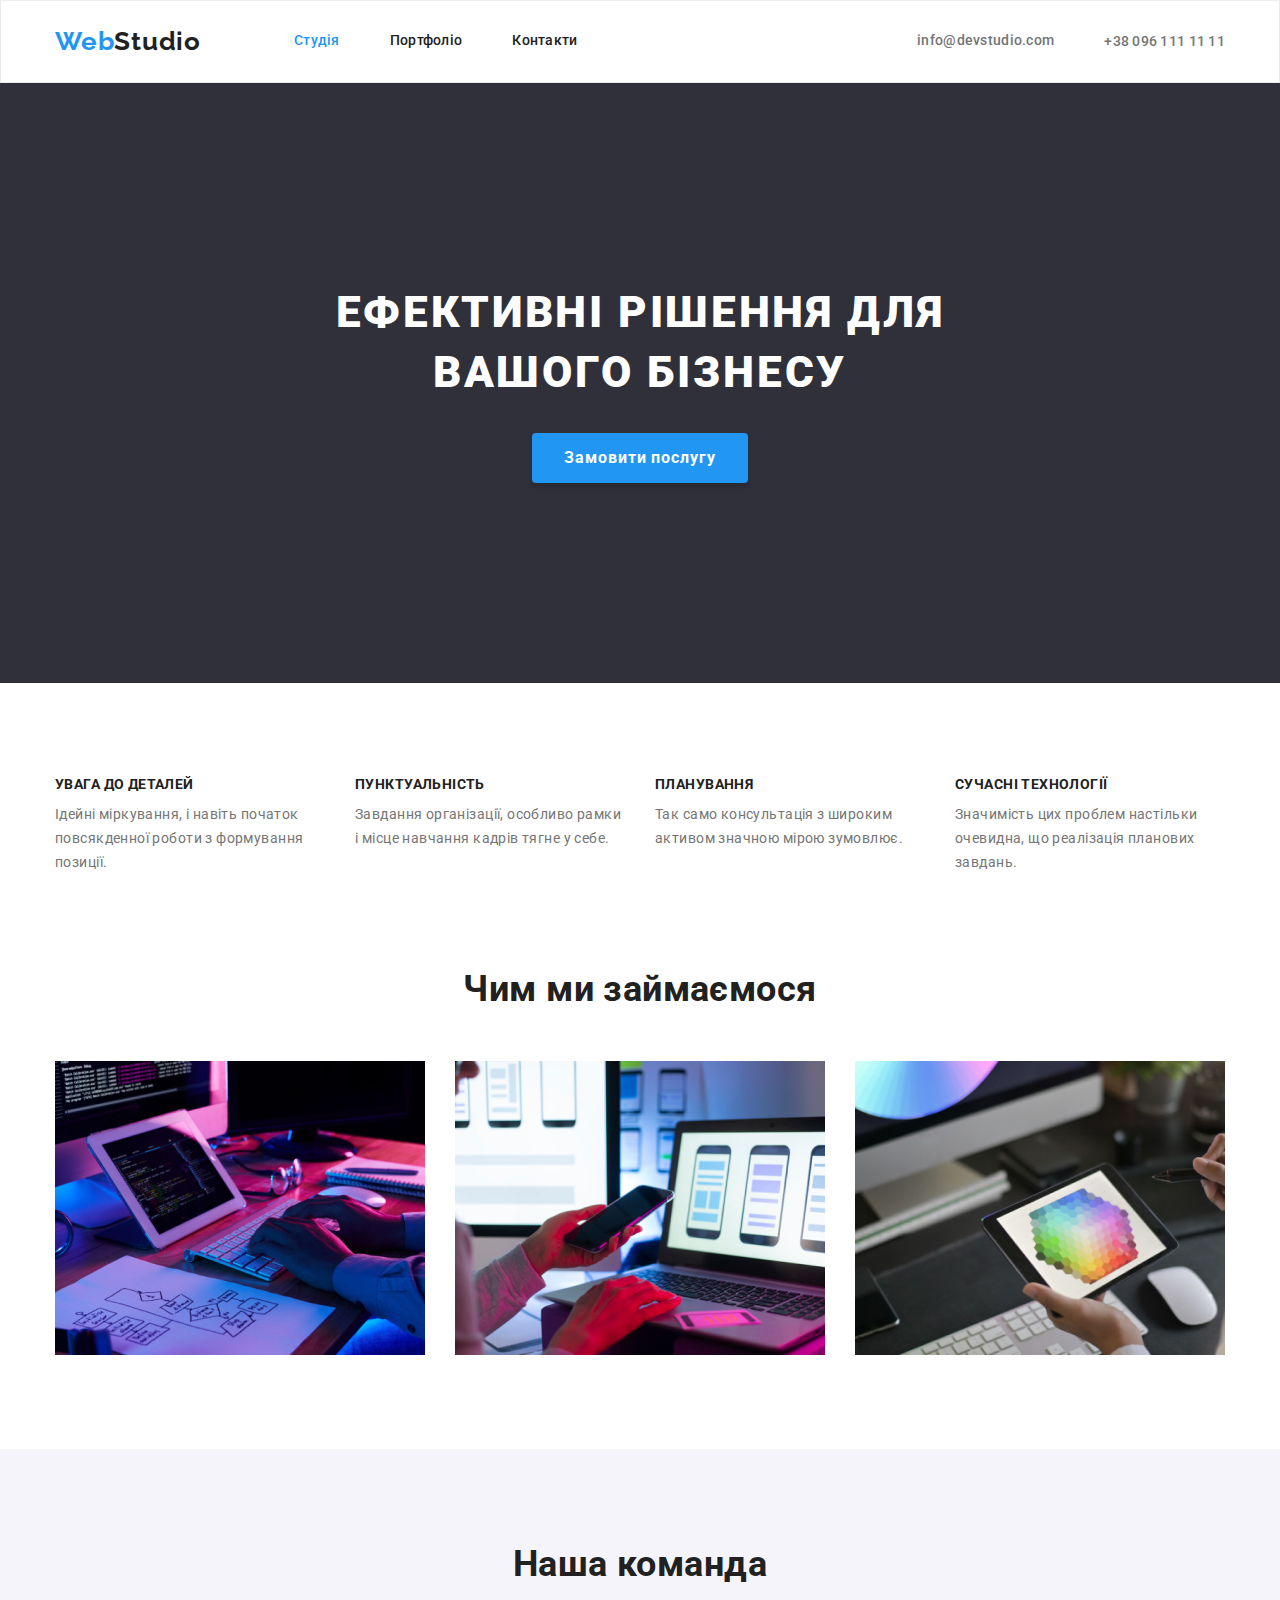
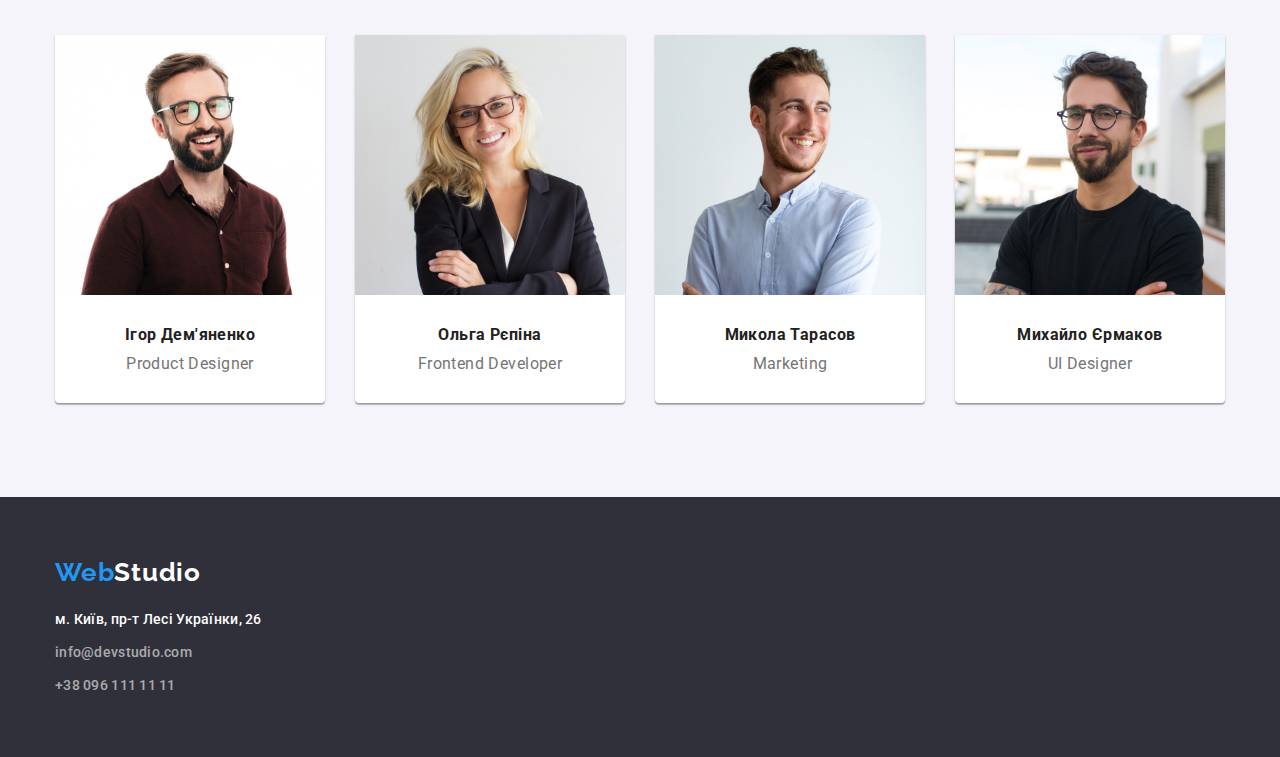
<file: index.html>
<!DOCTYPE html>
<html lang="uk">
  <head>
    <meta charset="UTF-8" />
    <meta http-equiv="X-UA-Compatible" content="IE=edge" />
    <meta name="viewport" content="width=device-width, initial-scale=1.0" />
    <title>Document</title>
    <link rel="preconnect" href="https://fonts.googleapis.com" />
    <link rel="preconnect" href="https://fonts.gstatic.com" crossorigin />
    <link
      href="https://fonts.googleapis.com/css2?family=Raleway:wght@700&family=Roboto:wght@400;500;700;900&display=swap"
      rel="stylesheet"
    />
    <link
      rel="stylesheet"
      href="https://cdnjs.cloudflare.com/ajax/libs/modern-normalize/1.1.0/modern-normalize.min.css"
    />

    <link rel="stylesheet" href="./css/styles.css" />
  </head>
  <body>
    <!-- Шапка-->
    <header class="header">
      <div class="conteiner main-menu">
        <nav class="main-nav">
          <a href="./index.html" class="logo link">Web<span class="logo-studio">Studio</span> </a>
          <!-- Навигація сайта -->
          <ul class="site-nav list">
            <li class="item"><a href="./index.html" class="link current">Студія</a></li>
            <li class="item"><a href="./portfolio.html" class="link">Портфоліо</a></li>
            <li class="item"><a href="#" class="link">Контакти</a></li>
          </ul>
        </nav>
        <ul class="auth-nav list">
          <li class="item auth-link">
            <a href="mailto:info@devstudio.com" class="link auth-link">info@devstudio.com</a>
          </li>
          <li class="item">
            <a href="tel:+380961111111" class="link auth-link">+38 096 111 11 11</a>
          </li>
        </ul>
      </div>
    </header>
    <main>
      <!-- Герой -->
      <section class="hero list">
        <div class="conteiner">
          <h1 class="hero-title">Ефективні рішення для вашого бізнесу</h1>
          <button type="button" value="Замовити послугу" class="btn">Замовити послугу</button>
        </div>
      </section>
      <!-- Переваги -->
      <section class="benefits list">
        <div class="conteiner">
          <h2 class="visually-hidden">Наші переваги</h2>
          <ul class="hero-list list">
            <li class="item">
              <h3 class="benefits-title">Увага до деталей</h3>
              <p class="benefits-subtitle">
                Ідейні міркування, і навіть початок повсякденної роботи з формування позиції.
              </p>
            </li>
            <li class="item">
              <h3 class="benefits-title">Пунктуальність</h3>
              <p class="benefits-subtitle">
                Завдання організації, особливо рамки і місце навчання кадрів тягне у себе.
              </p>
            </li>
            <li class="item">
              <h3 class="benefits-title">Планування</h3>
              <p class="benefits-subtitle">
                Так само консультація з широким активом значною мірою зумовлює.
              </p>
            </li>
            <li class="item">
              <h3 class="benefits-title">Сучасні технології</h3>
              <p class="benefits-subtitle">
                Значимість цих проблем настільки очевидна, що реалізація планових завдань.
              </p>
            </li>
          </ul>
        </div>
      </section>
      <!-- Опис послуг -->
      <section class="work list">
        <div class="conteiner">
          <h2 class="section-title">Чим ми займаємося</h2>
          <ul class="list work-list">
            <li>
              <img src="./images/box_1.jpg" alt="планше, клавіатура та руки" width="370" />
            </li>
            <li>
              <img src="./images/box_2.jpg" alt="комп'ютер та телефон" width="370" />
            </li>
            <li>
              <img src="./images/box_3.jpg" alt="планшет у руці" width="370" />
            </li>
          </ul>
        </div>
      </section>
      <!-- Команда -->
      <section class="team">
        <div class="team-conteiner conteiner">
          <h2 class="section-title">Наша команда</h2>
          <ul class="team-list list">
            <li class="team-person">
              <img src="./images/igor.jpg" alt="фото Ігор Дем'яненко" width="270" />
              <div class="team-text">
                <h3 class="team-title">Ігор Дем'яненко</h3>
                <p class="team-subtitle">Product Designer</p>
              </div>
            </li>
            <li class="team-person">
              <img src="./images/olga.jpg" alt="фото Ольга Рєпіна" width="270" />
              <div class="team-text">
                <h3 class="team-title">Ольга Рєпіна</h3>
                <p class="team-subtitle">Frontend Developer</p>
              </div>
            </li>
            <li class="team-person">
              <img src="./images/mykola.jpg" alt="фото Микола Тарасов" width="270" />
              <div class="team-text">
                <h3 class="team-title">Микола Тарасов</h3>
                <p class="team-subtitle">Marketing</p>
              </div>
            </li>
            <li class="team-person">
              <img src="./images/mihailo.jpg" alt="фото михайло Єрмаков" width="270" />
              <div class="team-text">
                <h3 class="team-title">Михайло Єрмаков</h3>
                <p class="team-subtitle">UI Designer</p>
              </div>
            </li>
          </ul>
        </div>
      </section>
    </main>
    <footer class="footer">
      <div class="conteiner-div">
        <a href="./index.html" class="logo link">Web<span class="footer-logo">Studio</span> </a>
        <address>
          <ul class="footer-link list">
            <li class="footer-item">
              <a
                href="https://goo.gl/maps/CPtrU1FHBa2aNyZL9"
                target="_blank"
                rel="noopener noreferrer nofollow"
                class="portfolio-adress link"
                >м. Київ, пр-т Лесі Українки, 26</a
              >
            </li>
            <li class="footer-item">
              <a href="mailto:info@devstudio.com" class="portfolio-contacts link"
                >info@devstudio.com</a
              >
            </li>
            <li class="footer-item">
              <a href="tel:+380961111111" class="portfolio-contacts link">+38 096 111 11 11</a>
            </li>
          </ul>
        </address>
      </div>
    </footer>
  </body>
</html>
</file>
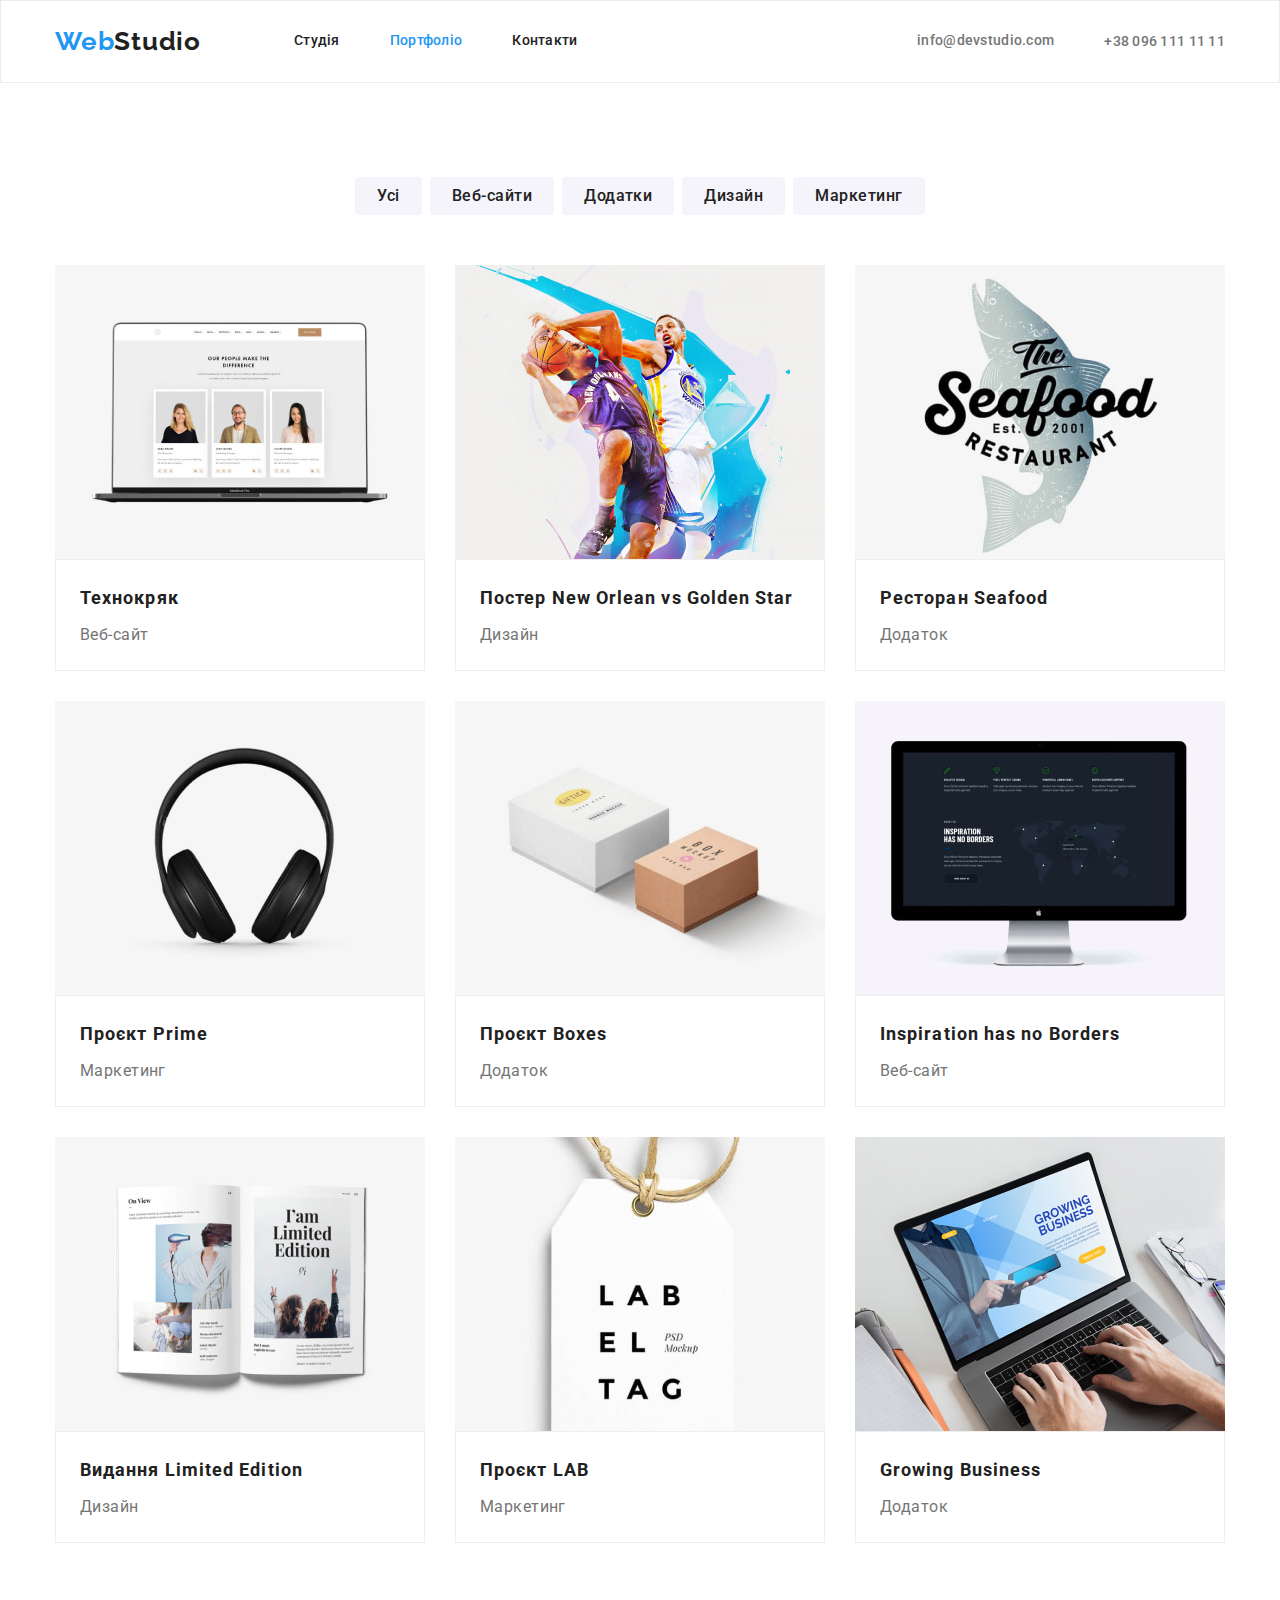
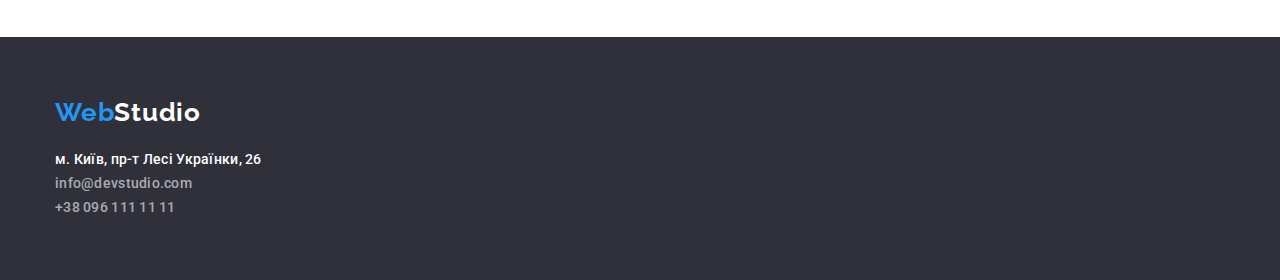
<file: portfolio.html>
<!DOCTYPE html>
<html lang="uk">
  <head>
    <meta charset="UTF-8" />
    <meta http-equiv="X-UA-Compatible" content="IE=edge" />
    <meta name="viewport" content="width=device-width, initial-scale=1.0" />
    <title>Document</title>
    <link rel="preconnect" href="https://fonts.googleapis.com" />
    <link rel="preconnect" href="https://fonts.gstatic.com" crossorigin />
    <link
      href="https://fonts.googleapis.com/css2?family=Raleway:wght@700&family=Roboto:wght@400;500;700;900&display=swap"
      rel="stylesheet"
    />
    <link
      rel="stylesheet"
      href="https://cdnjs.cloudflare.com/ajax/libs/modern-normalize/1.1.0/modern-normalize.min.css"
    />

    <link rel="stylesheet" href="./css/styles.css" />
  </head>
  <body>
    <!-- Шапка-->
    <header class="header">
      <div class="conteiner main-menu">
        <nav class="main-nav">
          <a href="./index.html" class="logo link">Web<span class="logo-studio">Studio</span> </a>
          <!-- Навигація сайта -->
          <ul class="site-nav list">
            <li class="item"><a href="./index.html" class="link">Студія</a></li>
            <li class="item"><a href="./portfolio.html" class="link current">Портфоліо</a></li>
            <li class="item"><a href="#" class="link">Контакти</a></li>
          </ul>
        </nav>
        <ul class="auth-nav list">
          <li class="item auth-link">
            <a href="mailto:info@devstudio.com" class="link auth-link">info@devstudio.com</a>
          </li>
          <li class="item">
            <a href="tel:+380961111111" class="link auth-link">+38 096 111 11 11</a>
          </li>
        </ul>
      </div>
    </header>
    <main>
      <section class="section-portfolio">
        <div class="conteiner">
          <ul class="portfolio-menu list">
            <li><button type="button" value="Усі" class="portfolio-btn">Усі</button></li>
            <li>
              <button type="button" value="Веб-сайти" class="portfolio-btn">Веб-сайти</button>
            </li>
            <li><button type="button" value="Додатки" class="portfolio-btn">Додатки</button></li>
            <li><button type="button" value="Дизайн" class="portfolio-btn">Дизайн</button></li>
            <li>
              <button type="button" value="Маркетинг" class="portfolio-btn">Маркетинг</button>
            </li>
          </ul>
          <h1 class="visually-hidden">Портфоліо</h1>
          <ul class="portfolio-list list">
            <li class="flex-element">
              <img
                src="./images/portfolio-img-1.jpg"
                alt="фото з зображенням ноутбуку"
                width="370"
              />

              <div class="portfolio-item">
                <h2 class="portfolio-title">Технокряк</h2>
                <p class="portfolio-subtitle">Веб-сайт</p>
              </div>
            </li>
            <li class="flex-element">
              <img
                src="./images/portfolio-img-2.jpg"
                alt="фото баскетболист кидає м'яч"
                width="370"
              />
              <div class="portfolio-item">
                <h2 class="portfolio-title">Постер New Orlean vs Golden Star</h2>
                <p class="portfolio-subtitle">Дизайн</p>
              </div>
            </li>
            <li class="flex-element">
              <img src="./images/portfolio-img-3.jpg" alt="логотип siafood" width="370" />
              <div class="portfolio-item">
                <h2 class="portfolio-title">Ресторан Seafood</h2>
                <p class="portfolio-subtitle">Додаток</p>
              </div>
            </li>
            <li class="flex-element">
              <img src="./images/portfolio-img-4.jpg" alt="фото навушників" width="370" />
              <div class="portfolio-item">
                <h2 class="portfolio-title">Проєкт Prime</h2>
                <p class="portfolio-subtitle">Маркетинг</p>
              </div>
            </li>
            <li class="flex-element">
              <img src="./images/portfolio-img-5.jpg" alt="фото упаковочних боксів" width="370" />
              <div class="portfolio-item">
                <h2 class="portfolio-title">Проєкт Boxes</h2>
                <p class="portfolio-subtitle">Додаток</p>
              </div>
            </li>
            <li class="flex-element">
              <img src="./images/portfolio-img-6.jpg" alt="фото комп'ютера Imac" width="370" />
              <div class="portfolio-item">
                <h2 class="portfolio-title">Inspiration has no Borders</h2>
                <p class="portfolio-subtitle">Веб-сайт</p>
              </div>
            </li>
            <li class="flex-element">
              <img src="./images/portfolio-img-7.jpg" alt="" width="370" />
              <div class="portfolio-item">
                <h2 class="portfolio-title">Видання Limited Edition</h2>
                <p class="portfolio-subtitle">Дизайн</p>
              </div>
            </li>
            <li class="flex-element">
              <img src="./images/portfolio-img-8.jpg" alt="" width="370" />
              <div class="portfolio-item">
                <h2 class="portfolio-title">Проєкт LAB</h2>
                <p class="portfolio-subtitle">Маркетинг</p>
              </div>
            </li>
            <li class="flex-element">
              <img src="./images/portfolio-img-9.jpg" alt="" width="370" />
              <div class="portfolio-item">
                <h2 class="portfolio-title">Growing Business</h2>
                <p class="portfolio-subtitle">Додаток</p>
              </div>
            </li>
          </ul>
        </div>
      </section>
    </main>
    <footer class="footer">
      <div class="conteiner-div">
        <a href="./index.html" class="logo link">Web<span class="footer-logo">Studio</span> </a>
        <address>
          <ul class="footer-link list">
            <li>
              <a
                href="https://goo.gl/maps/CPtrU1FHBa2aNyZL9"
                target="_blank"
                rel="noopener noreferrer nofollow"
                class="portfolio-adress link"
                >м. Київ, пр-т Лесі Українки, 26</a
              >
            </li>
            <li>
              <a href="mailto:info@devstudio.com" class="portfolio-contacts link"
                >info@devstudio.com</a
              >
            </li>
            <li>
              <a href="tel:+380961111111" class="portfolio-contacts link">+38 096 111 11 11</a>
            </li>
          </ul>
        </address>
      </div>
    </footer>
  </body>
</html>
</file>
<file: css/styles.css>
:root {
  --main-title-color: #212121;
  --second-title-color: #757575;
  --main-btn-color: #2196f3;
  --main-link-color: #2196f3;
}

body {
  font-family: Roboto, sans-serif;
  background-color: #ffffff;
  color: #757575;
  font-size: 14px;
  letter-spacing: 0.03em;
}

/* ----------------глобальне скиданя стилів---------------- */

p,
h1,
h2,
h3,
h4,
h5,
h6 {
  margin: 0;
}
ul,
ol {
  margin: 0;
  padding-left: 0;
}
button {
  display: block;
  cursor: pointer;
  border: none;
  border-radius: 4px;
}

address {
  font-style: normal;
  margin-top: 20px;
}

img {
  display: block;
}

html {
  box-sizing: border-box;
}

*,
*::beffore *::after {
  box-sizing: inherit;
}

.list {
  list-style: none;
  padding-left: 0;
  margin: 0;
}

.container {
  margin-left: auto;
  margin-right: auto;
  padding: 0px 15px;
  width: 1200px;
}

.link {
  text-decoration: none;
}

.list {
  list-style: none;
  padding: 0;
  margin: 0;
}

.conteiner {
  margin-left: auto;
  margin-right: auto;
  padding: 0 15px;
  width: 1200px;
}

.link {
  text-decoration: none;
}

.visually-hidden {
  position: absolute;
  white-space: nowrap;
  width: 1px;
  height: 1px;
  overflow: hidden;
  border: 0;
  padding: 0;
  clip: rect(0 0 0 0);
  clip-path: inset(50%);
  margin: -1px;
}

/* колір заголовков #212121 */
/* колір основного текста #757575 */
/* active 2196F3 */
/* свторинний колір фону #F5F4FA */

/* Header */
.logo {
  font-family: 'Raleway', sans-serif;
  font-style: normal;
  font-weight: 700;
  font-size: 26px;
  line-height: 1.19;
  letter-spacing: 0.03em;
  color: var(--main-link-color);
}

.logo:hover,
.logo:focus {
  color: var(--main-link-color);
}

.logo-studio {
  color: var(--main-title-color);
}

.logo-studio:hover,
.logo-studio:focus {
  color: var(--main-link-color);
}

/* ----------------site nav---------------- */
.header {
  padding: 25px 0;
  border: 1px solid #ececec;
}
.main-menu {
  display: flex;
}

.main-nav {
  display: flex;
  align-items: center;
}

.site-nav .item:not(:last-child) {
  margin-right: 50px;
}

.site-nav {
  display: flex;
  margin-left: 93px;
}

.site-nav .link {
  display: block;

  color: var(--main-title-color);
  font-weight: 500;
  line-height: 1.14;
  letter-spacing: 0.02em;
}

.site-nav .link:hover,
.site-nav .link:focus {
  color: #2196f3;
}

.auth-nav {
  display: flex;
  align-items: center;
  margin-left: auto;
}

.auth-link {
  font-weight: 500;
  line-height: 1.14;
  letter-spacing: 0.02em;
  color: var(--second-title-color);
}

.auth-nav .link:hover,
.auth-nav .link:focus {
  color: #2196f3;
}

.site-nav li .current {
  color: var(--main-link-color);
}

.auth-nav .item + .item {
  margin-left: 50px;
}

/* ----------------Hero---------------- */
.hero-list {
  display: flex;
  gap: 30px;
}

.hero-list .item {
  width: 270px;
}

.hero-title {
  width: 696px;
  margin: 0 auto;
  margin-bottom: 30px;
  font-weight: 900;
  font-size: 44px;
  line-height: 1.36;
  text-align: center;
  letter-spacing: 0.06em;
  text-transform: uppercase;
  color: #ffffff;
}

.hero {
  background: #2f303a;
  text-align: center;
  padding: 200px 0;
}

.btn {
  display: inline-block;
  min-width: 216px;
  font-family: inherit;
  font-weight: 700;
  font-size: 16px;
  line-height: 1.88;
  letter-spacing: 0.06em;
  color: #ffffff;
  background-color: #2196f3;
  cursor: pointer;
  box-shadow: 0px 4px 4px rgba(0, 0, 0, 0.15);
  border-radius: 4px;
  padding: 10px 32px;
  border: none;
}

.btn.primary {
  color: #ffffff;
  background-color: #2196f3;
}

.btn.secondary {
  color: #2196f3;
  background-color: #ffffff;
}

.btn:hover,
.btn:focus {
  color: #ffffff;
}

.section-title {
  margin-top: 0;
  margin-bottom: 50px;
  font-weight: 700;
  font-size: 36px;
  line-height: 1.17;
  text-align: center;
  color: var(--main-title-color);
}

.benefits {
  margin-bottom: 0px;
  margin-top: 0;
  padding: 94px 0;
}

.benefits-title {
  margin-top: 0;
  margin-bottom: 10px;
  font-weight: 700;
  font-size: 14px;
  line-height: 1.14;
  text-transform: uppercase;
  color: var(--main-title-color);
  width: 270px;
}

.benefits-subtitle {
  margin-top: 0;
  margin-bottom: 0;
  line-height: 1.71;
  width: 270px;
}
/* ------------- Опис послуг--------------- */
.work {
  padding: 94px 0;
  padding-top: 0;
}

.work-list {
  display: flex;
  gap: 30px;
}
.section-subtitle {
  color: var(--second-title-color);
}

/* ------------- Наша команда--------------- */

.team {
  padding: 94px 0;
  background: #f5f4fa;
}

.team-list {
  display: flex;
  gap: 30px;
}

.team-text {
  padding-top: 30px;
  padding-bottom: 30px;
}

.team-title {
  font-size: 16px;
  line-height: 1.19;
  text-align: center;
  color: var(--main-title-color);
}

.team-subtitle {
  font-weight: 400;
  font-size: 16px;
  line-height: 1.19;
  text-align: center;
  color: var(--second-title-color);
  margin-top: 10px;
}

.team-person {
  background: #ffffff;
  /* material shadow v1 */

  box-shadow: 0px 1px 3px rgba(0, 0, 0, 0.12), 0px 1px 1px rgba(0, 0, 0, 0.14),
    0px 2px 1px rgba(0, 0, 0, 0.2);
  border-radius: 0px 0px 4px 4px;
}

/* ----------------Портфоліо---------------- */
.section-portfolio {
  padding: 94px 0;
}

.portfolio-menu {
  display: flex;
  gap: 8px;
  justify-content: center;
  margin-bottom: 50px;
}

.portfolio-list {
  display: flex;
  flex-wrap: wrap;
  gap: 30px;
}

.flex-element {
  width: 370px;
}

.visually-hidden {
  position: absolute;
  width: 1px;
  height: 1px;
  margin: -1px;
  border: 0;
  padding: 0;
  white-space: nowrap;
  clip-path: inset(100%);
  clip: rect(0 0 0 0);
  overflow: hidden;
}

.portfolio-title {
  font-weight: 700;
  font-size: 18px;
  line-height: 2;
  letter-spacing: 0.06em;
  color: var(--main-title-color);
}

.portfolio-subtitle {
  font-size: 16px;
  line-height: 1.88;
  color: var(--second-title-color);
  margin-top: 4px;
}

.portfolio-item {
  padding: 20px 24px;
  border: 1px solid #eeeeee;
}
.flex-element:nth-child(3n) {
  margin-right: 0;
}

/* ----------------Footer---------------- */

.footer {
  background-color: #2f303a;
  padding: 60px 0;
}

.conteiner-div {
  margin-left: auto;
  margin-right: auto;
  padding: 0 15px;
  width: 1200px;
}

.footer-link {
  font-style: normal;
}

.footer-logo {
  font-family: 'Raleway', sans-serif;
  font-style: normal;
  font-weight: 700;
  font-size: 26px;
  line-height: 1.19;
  letter-spacing: 0.03em;
  color: #ffffff;
}

.footer-item:not(:last-child) {
  margin-bottom: 9px;
}
/* ----------------Портфоліо---------------- */

.portfolio-btn {
  font-family: 'Roboto';
  font-style: normal;
  font-weight: 500;
  font-size: 16px;
  line-height: 1.62;
  text-align: center;
  letter-spacing: 0.03em;
  color: var(--main-title-color);
  background-color: #f5f4fa;
  cursor: pointer;
  padding: 6px 22px;
}

.portfolio-btn:hover,
.portfolio-btn:focus {
  color: #ffffff;
  background-color: #2196f3;
}

.portfolio-adress {
  font-weight: 500;
  line-height: 1.71;
  letter-spacing: 0.02em;
  color: #ffffff;
}

.portfolio-adress:hover,
.portfolio-adress:focus {
  color: #2196f3;
}

.portfolio-contacts {
  font-weight: 500;
  line-height: 1.71;
  letter-spacing: 0.02em;
  color: rgba(255, 255, 255, 0.6);
}

.portfolio-contacts:hover,
.portfolio-contacts:focus {
  color: #2196f3;
}
</file>
